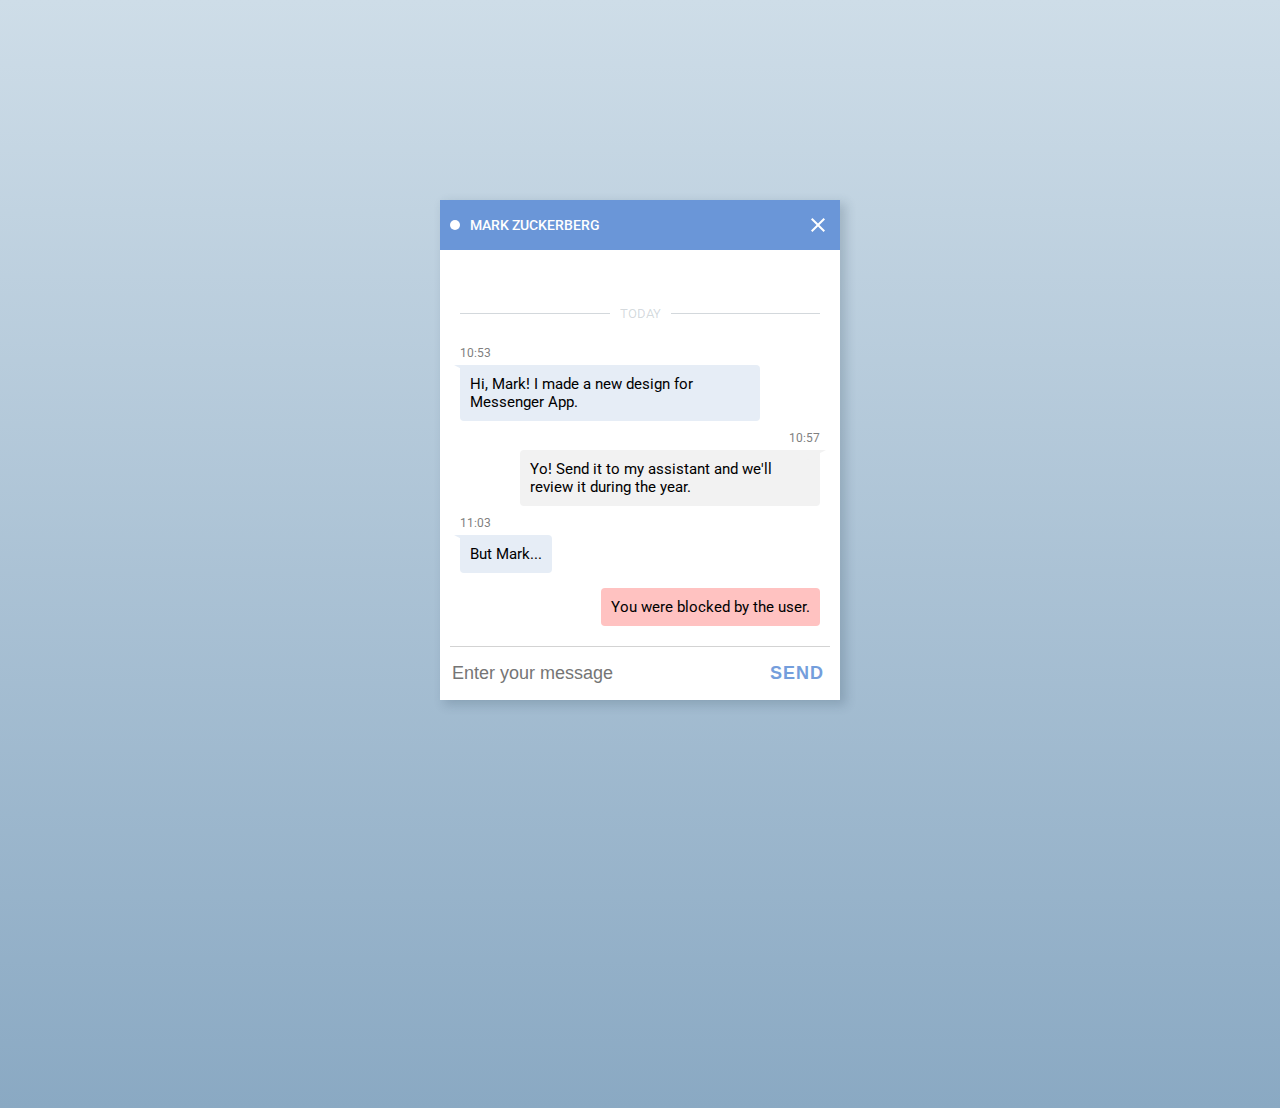
<file: Markup - 1/assets/index.html>
<!DOCTYPE html>
<html lang="en">
<head>
  <meta charset="UTF-8">
  <meta name="viewport" content="width=device-width, initial-scale=1.0">
  <meta http-equiv="X-UA-Compatible" content="ie=edge">
  <title>Loop 1 - Step 4</title>
  <link href="https://fonts.googleapis.com/css?family=Roboto:400,500,700" rel="stylesheet">
  <link rel="stylesheet" href="./styles.css" />
</head>
<body>
  <div class="root">
    <article class="conversation">
      <header class="conversation__head">
        <div class="conversation__name">Mark Zuckerberg</div>
        <div class="conversation__exit"><img src="img/close.svg" alt=""></div>
      </header>
      <section class="conversation__messages">
        <div class="conversation__date">Today</div>
        <div class="self-message conversation__self-message">
          <div class="self-message__time">10:53</div>
          <div class="self-message__text">Hi, Mark! I made a new design for
            Messenger App.
          </div>
        </div>
        <div class="answer-message conversation__answer-message">
          <div class="answer-message__time">10:57</div>
          <div class="answer-message__text">Yo! Send it to my assistant
            and we'll review it during the year.
          </div>
        </div>
        <div class="self-message conversation__self-message">
          <div class="self-message__time">11:03</div>
          <div class="self-message__text">But Mark...</div>
        </div>
        <div class="blocked-message conversation__blocked-message">
          <div class="blocked-message__text">You were blocked by
          the user.</div>
        </div>
        <div class="conversation__form">
          <form action="#">
            <input type="text" placeholder="Enter your message" class="conversation__input">
            <button class="conversation__button">Send</button>
          </form>
        </div>
      </section> 
    </article>
  </div>
</body>
</html>
</file>
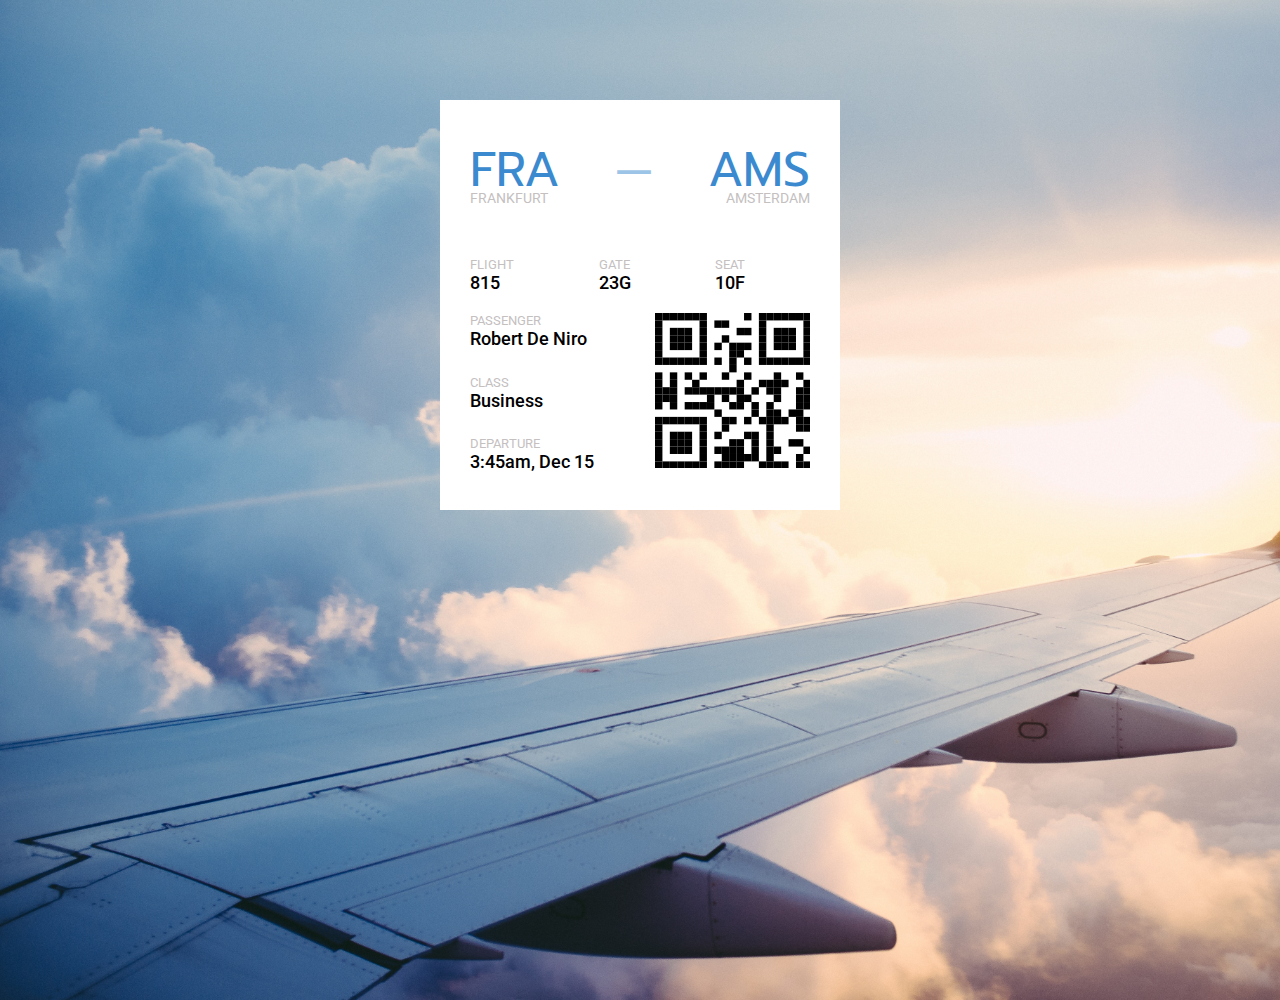
<file: Markup - 2/assets/index.html>
<!DOCTYPE html>
<html lang="en">
<head>
  <meta charset="UTF-8">
  <meta name="viewport" content="width=device-width, initial-scale=1.0">
  <meta http-equiv="X-UA-Compatible" content="ie=edge">
  <title>Loop 1 - Step 5</title>
  <link href="https://fonts.googleapis.com/css?family=Roboto:400,500,700" rel="stylesheet">
  <link href="https://fonts.googleapis.com/css?family=Prompt:900" rel="stylesheet">
  <link rel="stylesheet" href="./styles.css" />
</head>
<body>
  <main class="root">
    <article class="ticket">
      <section class="ticket__head">
        <div class="ticket__route ticket__route_big">
          <span>Fra</span>
          <span class="ticket__dash">—</span>
          <span>Ams</span>
        </div>
        <div class="ticket__route ticket__route_small">
          <span>Frankfurt</span>
          <span>Amsterdam</span>
        </div>
      </section>
      <section class="ticket__info">
        <div class="ticket__coordinats">
          <div class="ticket__cell">
            <span class="ticket__property">Flight</span>
            <span class="ticket__value">815</span>
          </div>
          <div class="ticket__cell">
            <span class="ticket__property">Gate</span>
            <span class="ticket__value">23G</span>
          </div>
          <div class="ticket__cell">
            <span class="ticket__property">Seat</span>
            <span class="ticket__value">10F</span>
          </div>
        </div>
        <div class="ticket__meta">
          <div class="ticket__personal-data">
            <div class="ticket__cell">
              <span class="ticket__property">Passenger</span>
              <span class="ticket__value">Robert De Niro</span>
            </div>
            <div class="ticket__cell">
              <span class="ticket__property">Class</span>
              <span class="ticket__value">Business</span>
            </div>
            <div class="ticket__cell">
              <span class="ticket__property">Departure</span>
              <span class="ticket__value">3:45am, Dec 15</span>
            </div>
          </div>
          <div class="ticket__qr">
            <img src="img/qr.svg" alt="">
          </div>
      </div>
      </section>
    </article>
  </main>
</body>
</html>
</file>
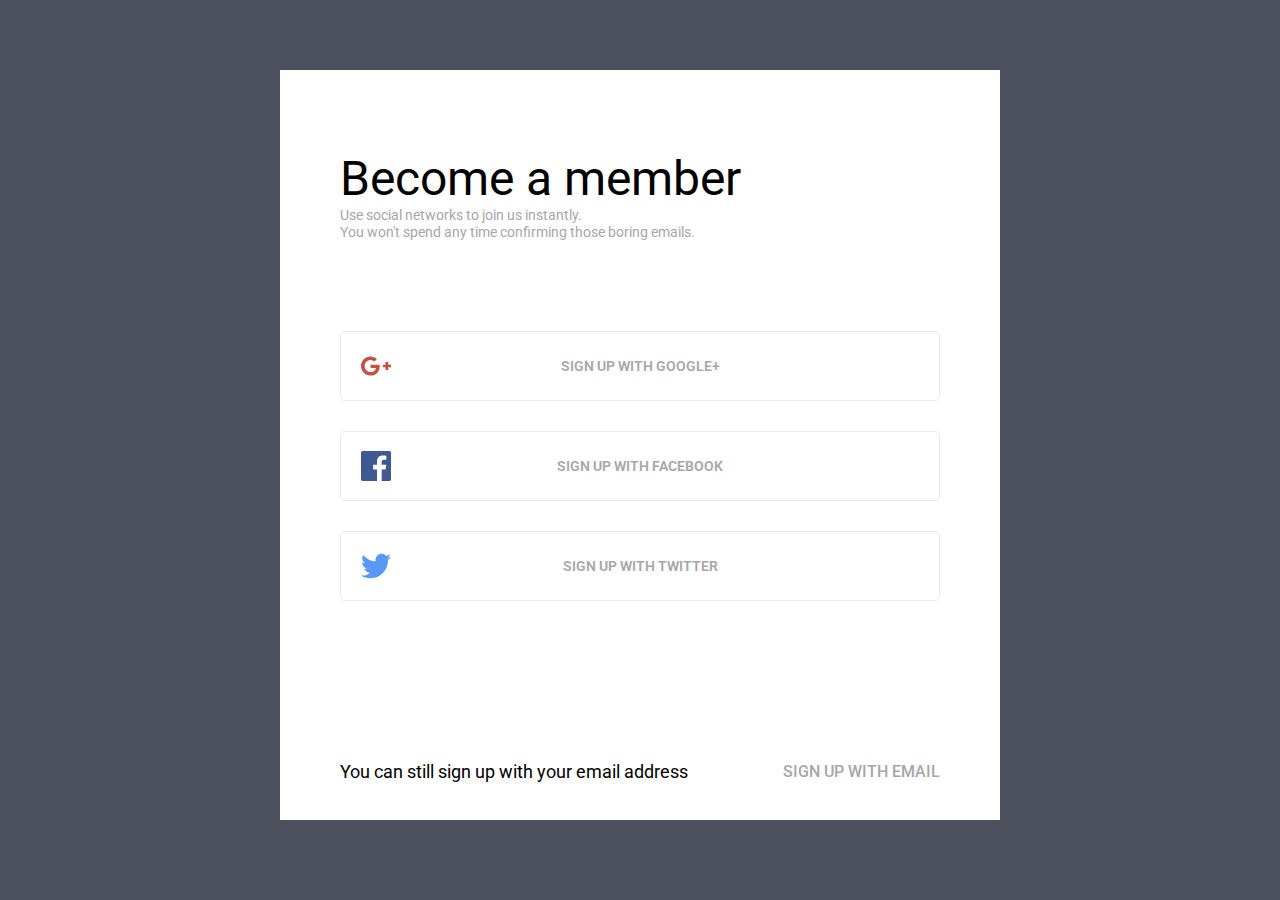
<file: Markup - 3/assets/index.html>
<!DOCTYPE html>
<html lang="en">
<head>
  <meta charset="UTF-8">
  <meta name="viewport" content="width=device-width, initial-scale=1.0">
  <meta http-equiv="X-UA-Compatible" content="ie=edge">
  <title>Loop 1 - Step 6</title>
  <link href="https://fonts.googleapis.com/css?family=Roboto:300,400,500,700" rel="stylesheet">
  <link rel="stylesheet" href="./styles.css" />
</head>
<body>
  <main class="root">
    <article class="sign-up-card">
      <section class="sign-up-card__info">
        <header class="sign-up-card__head">
          <h1 class="sign-up-card__headline">Become a member</h1>
          <p class="sign-up-card__note">
            Use social networks to join us instantly.<br>
            You won't spend any time confirming those boring emails.
          </p>
        </header>
        <div class="sign-up-card__methods">
          <div class="sign-up-method sign-up-card__method">
            <img src="img/googleplus.svg" alt="" 
            class="sign-up-method__icon">
            <span class="sign-up-method__text">Sign up with google+</span>
          </div>
          <div class="sign-up-method sign-up-card__method">
            <img src="img/facebook.svg" alt=""
            class="sign-up-method__icon">
            <span class="sign-up-method__text">Sign up with facebook</span>
          </div>
          <div class="sign-up-method sign-up-card__method">
            <img src="img/twitter.svg" alt=""
            class="sign-up-method__icon">
            <span class="sign-up-method__text">Sign up with twitter</span>
          </div>
        </div>
        <div class="sign-up-card__email">
          <p class="sign-up-card__text">
            You can still sign up with your email address
          </p>
          <div class="sign-up-email">
            <span class="sign-up-email__text">Sign up with email</span>
          </div>
        </div>
      </section>
      <figure class="sign-up-card__image">
        <img src="img/side.jpg" alt="City">
      </figure>
    </article>
  </main>
</body>
</html>
</file>
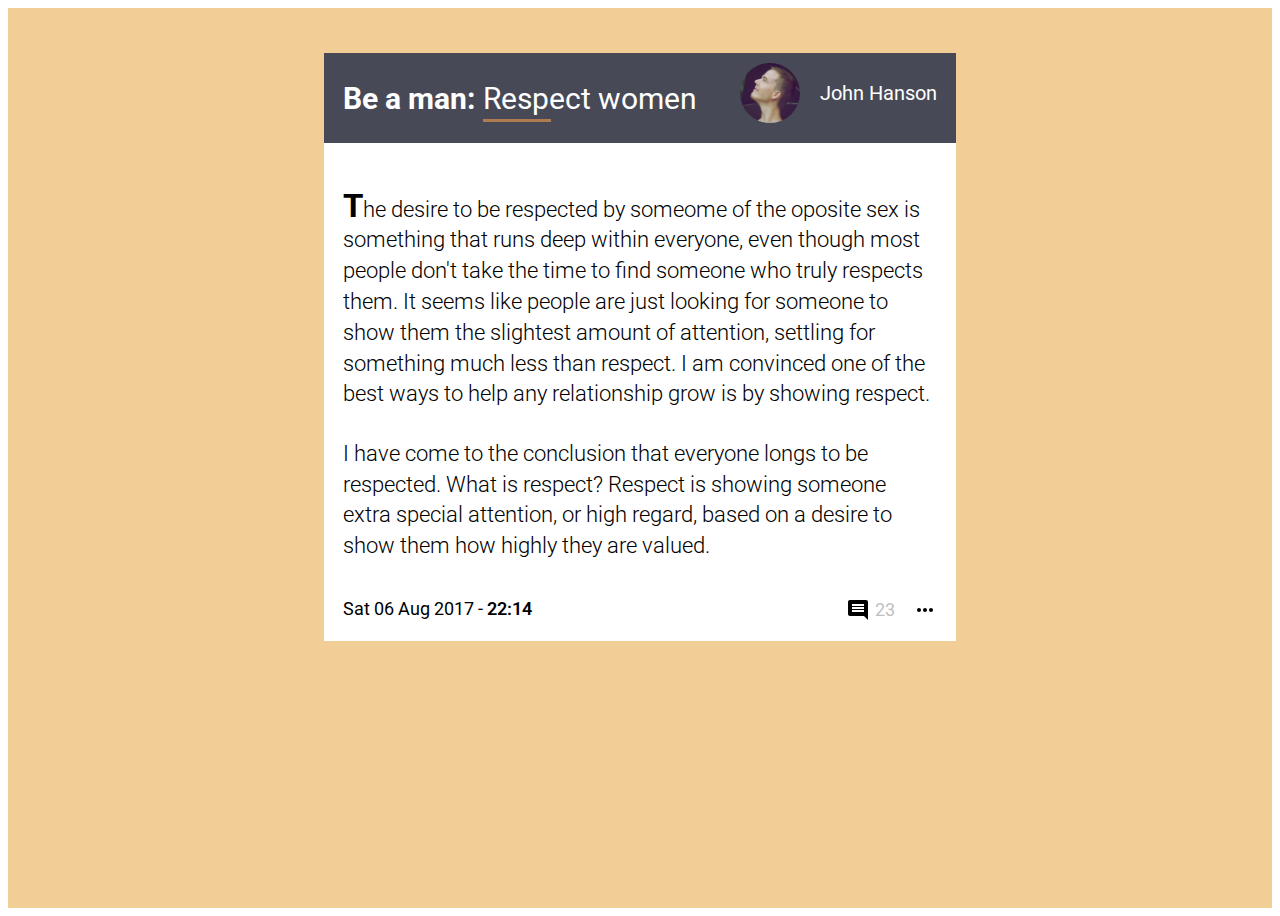
<file: Markup - 4/assets/index.html>
<!DOCTYPE html>
<html lang="en">
<head>
  <meta charset="UTF-8">
  <meta name="viewport" content="width=device-width, initial-scale=1.0">
  <meta http-equiv="X-UA-Compatible" content="ie=edge">
  <title>Loop 1 - Step 7</title>
  <link href="https://fonts.googleapis.com/css?family=Roboto:300,400,500,700" rel="stylesheet">
  <link rel="stylesheet" href="./styles.css" />
</head>
<body>
  <main class="root">
    <article class="post">
      <section class="post__title">
        <h2 class="post__name post__name_bold">
          Be a man:
        </h2>
        <h2 class="post__name post__name_normal post__name_has-underline">
          Respect women
        </h2>
        <div class="post__author">
          <img src="img/avatar.jpg" alt="avatar" class="post__avatar">
          <span class="post__nickname">John Hanson</span>
        </div>
      </section>
      <article class="post__content content">
        <p class="content__text">
          <span class="content__first-letter">T</span>he 
          desire to be respected by someome of the oposite
          sex is something that runs deep within everyone, even
          though most people don't take the time to find someone
          who truly respects them. It seems like people are just
          looking for someone to show them the slightest amount of
          attention, settling for something much less than respect. I
          am convinced one of the best ways to help any relationship
          grow is by showing respect.
        </p>
        <p class="content__text">
          I have  come to the conclusion that everyone longs to be
          respected. What is respect? Respect is showing someone
          extra special attention, or high regard, based on a desire to
          show them how highly they are valued.
        </p>
        <footer class="content__footer">
          <time datetime="2017-08-06 22:14" class="content__date">
            Sat 06 Aug 2017 - <span class="content__time">22:14</span>
          </time>
          <div class="content__comments">
            <img src="img/comment.svg" alt="comment" 
            class="content__message-img">
            <span class="content__number-of-comments">23</span>
            <img src="img/more.svg" alt="more comments" 
            class="content__more">
          </div>
        </footer>
      </article>
    </article>
  </main>
</body>
</html>
</file>
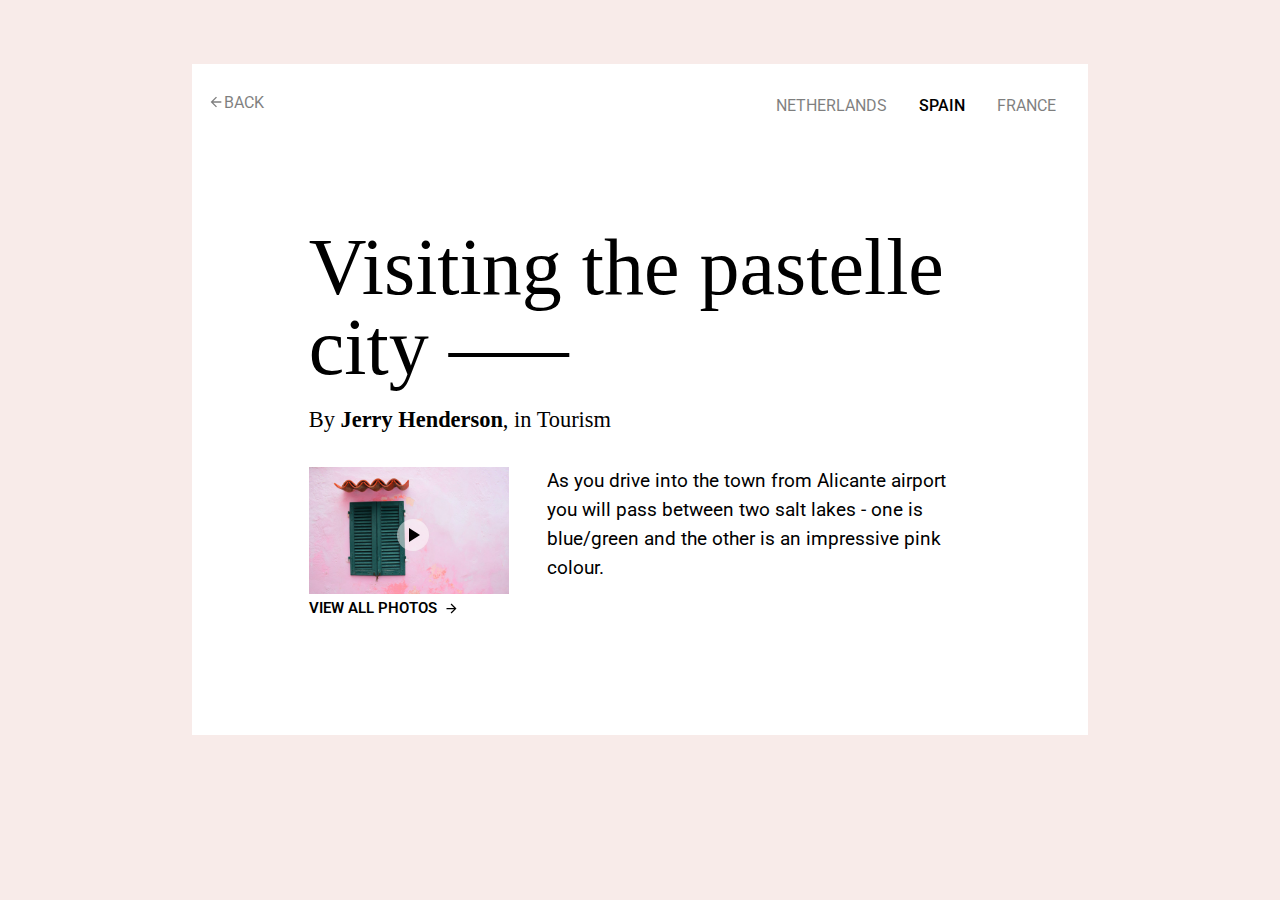
<file: Markup - 5/assets/index.html>
<!DOCTYPE html>
<html lang="en">
<head>
  <meta charset="UTF-8">
  <meta name="viewport" content="width=device-width, initial-scale=1.0">
  <meta http-equiv="X-UA-Compatible" content="ie=edge">
  <title>Loop 1 - Step 8</title>
  <link href="https://fonts.googleapis.com/css?family=Roboto:300,400,500,700" rel="stylesheet">
  <link href="https://fonts.googleapis.com/css?family=Playfair+Display" rel="stylesheet">
  <link rel="stylesheet" href="./styles.css" />
</head>
<body>
  <main class="root">
    <article class="card">
      <div class="card__side-img">
        <span class="card__back">Back</span>
      </div>
      <section class="card__content">
        <nav class="card__nav">
          <a href="#" class="card__link">Netherlands</a>
          <a href="#" class="card__link card__link_active">Spain</a>
          <a href="#" class="card__link">France</a>
        </nav>
        <article class="card__article-summary article-summary">
          <h1 class="article-summary__title">
            Visiting the pastelle city –––
          </h1>
          <p class="article-summary__author">
            By <strong>Jerry Henderson</strong>, in Tourism
          </p>
          <div class="article-summary__content">
            <figure class="article-summary__photo-preview">
              <div class="article-summary__preview">
                <div class="article-summary__play-button">
                  <img src="img/play.svg" alt="play" 
                  class="article-summary__play-img">
                </div>
                <img src="img/preview.jpg" alt="window" 
                class="article-summary__img">
              </div>
              <figcaption class="article-summary__show-all-photos">
                View all photos
              </figcaption>
            </figure>
            <p class="article-summary__text">
              As you drive into the town from Alicante airport 
              you will pass between two salt lakes - one is 
              blue/green and the other is an impressive pink colour.
            </p>
          </div>
        </article>
      </section>
    </article>
  </main>
</body>
</html>
</file>
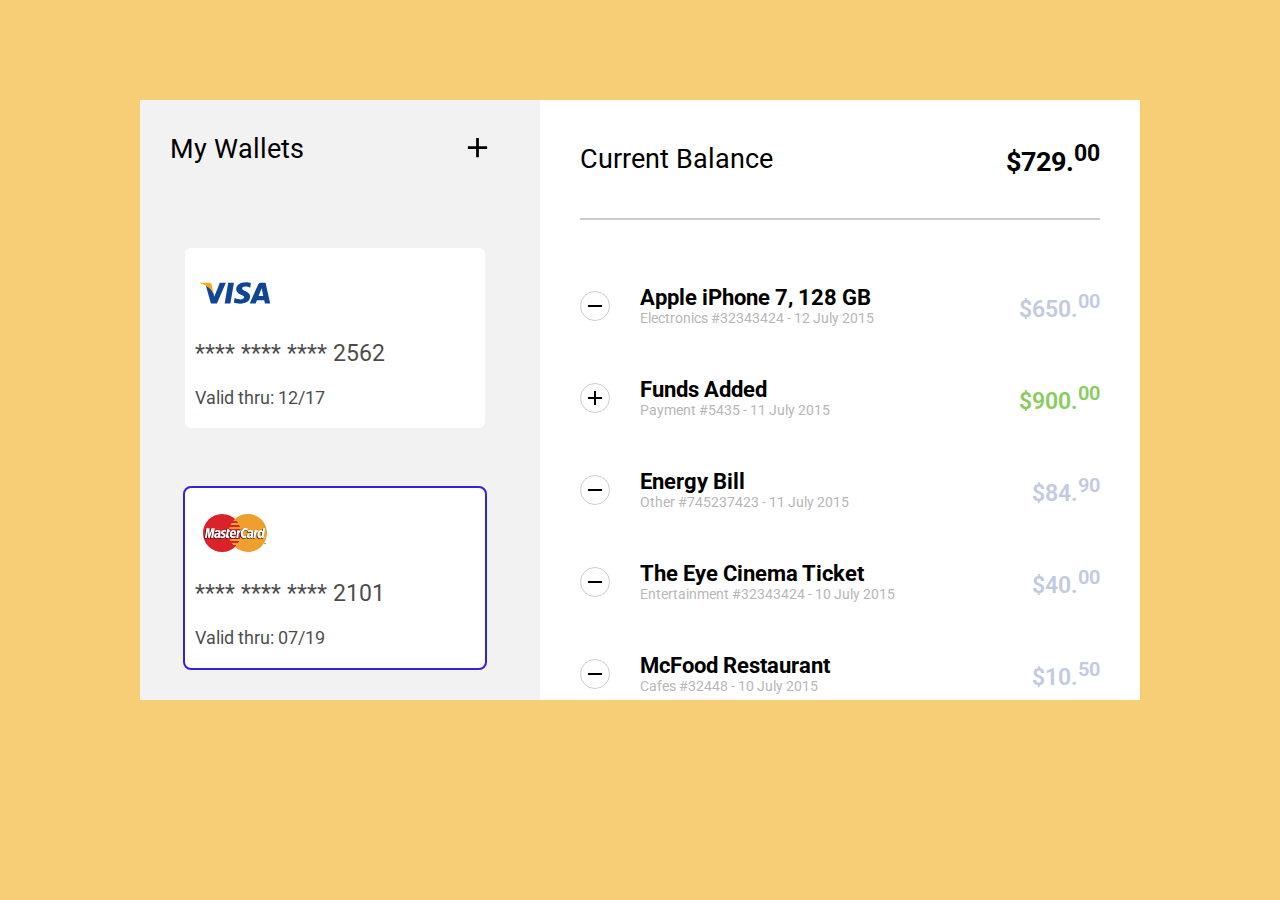
<file: Markup - 6/assets/index.html>
<!DOCTYPE html>
<html lang="en">
<head>
  <meta charset="UTF-8">
  <meta name="viewport" content="width=device-width, initial-scale=1.0">
  <meta http-equiv="X-UA-Compatible" content="ie=edge">
  <title>Loop 1 - Step 9</title>
  <link href="https://fonts.googleapis.com/css?family=Roboto:300,400,500,700" rel="stylesheet">
  <link rel="stylesheet" href="./styles.css" />
</head>
<body>
  <main class="root">
    <article class="app">
      <section class="app__side-of-wallets">
        <header class="app__wallets-head">
          <h2 class="app__title">
            My Wallets
          </h2>
          <button class="app__plus-wallet">
            <img src="img/plus.svg" alt="plus" class="app__plus">
          </button>
        </header>
        <div class="app__card-collection">
          <div class="card app__card-item">
            <img src="img/visa.svg" alt="visa" class="card__img">
            <p class="card__number">
              **** **** **** 2562
            </p>
            <p class="card__valid">
              Valid thru: 12/17
            </p>
          </div>
          <div class="card app__card-item app__card-item_active">
            <img src="img/mastercard.svg" alt="mastercard" class="card__img">
            <p class="card__number">
              **** **** **** 2101
            </p>
            <p class="card__valid">
              Valid thru: 07/19
            </p>
          </div>
          <div class="card app__card-item">
            <img src="img/maestro.svg" alt="maestro" class="card__img">
            <p class="card__number">
              **** **** **** 8335
            </p>
            <p class="card__valid">
              Valid thru: 09/17
            </p>
          </div>
        </div>
      </section>
      <section class="app__balance">
        <header class="app__balance-head">
          <h2 class="app__title">
            Current Balance
          </h2>
          <div class="app__money">
            $729.<sup>00</sup>
          </div>
        </header>
        <div class="app__payments">
          <div class="item">
            <div class="item__operator">
              <img src="img/minus.svg" alt="minus" 
              class="item__operator-img">
            </div>
            <div class="item__info">
              <h3 class="item__name">
                Apple iPhone 7, 128 GB
              </h3>
              <p class="item__category">
                Electronics #32343424 - 12 July 2015
              </p>
            </div>
            <div class="item__price item__price_minus">$650.<sup>00</sup></div>
          </div>
          <div class="item">
            <div class="item__operator">
              <img src="img/plus.svg" alt="plus" 
              class="item__operator-img">
            </div>
            <div class="item__info">
              <h3 class="item__name">
                Funds Added
              </h3>
              <p class="item__category">
                Payment #5435 - 11 July 2015
              </p>
            </div>
            <div class="item__price item__price_plus">$900.<sup>00</sup></div>
          </div>
          <div class="item">
            <div class="item__operator">
              <img src="img/minus.svg" alt="minus" 
              class="item__operator-img">
            </div>
            <div class="item__info">
              <h3 class="item__name">
                Energy Bill
              </h3>
              <p class="item__category">
                Other #745237423 - 11 July 2015
              </p>
            </div>
            <div class="item__price item__price_minus">$84.<sup>90</sup></div>
          </div>
          <div class="item">
            <div class="item__operator">
              <img src="img/minus.svg" alt="minus" 
              class="item__operator-img">
            </div>
            <div class="item__info">
              <h3 class="item__name">
                The Eye Cinema Ticket
              </h3>
              <p class="item__category">
                Entertainment #32343424 - 10 July 2015
              </p>
            </div>
            <div class="item__price item__price_minus">$40.<sup>00</sup></div>
          </div>
          <div class="item">
            <div class="item__operator">
              <img src="img/minus.svg" alt="minus" 
              class="item__operator-img">
            </div>
            <div class="item__info">
              <h3 class="item__name">
                McFood Restaurant
              </h3>
              <p class="item__category">
                Cafes #32448 - 10 July 2015
              </p>
            </div>
            <div class="item__price item__price_minus">$10.<sup>50</sup></div>
          </div>
          <div class="item">
            <div class="item__operator">
              <img src="img/minus.svg" alt="minus" 
              class="item__operator-img">
            </div>
            <div class="item__info">
              <h3 class="item__name">
                Gas Station
              </h3>
              <p class="item__category">
                Other #2138453 - 10 July 2015
              </p>
            </div>
            <div class="item__price item__price_minus">$30.<sup>00</sup></div>
          </div>
        </div>
      </section>
    </article>
  </main>
</body>
</html>
</file>
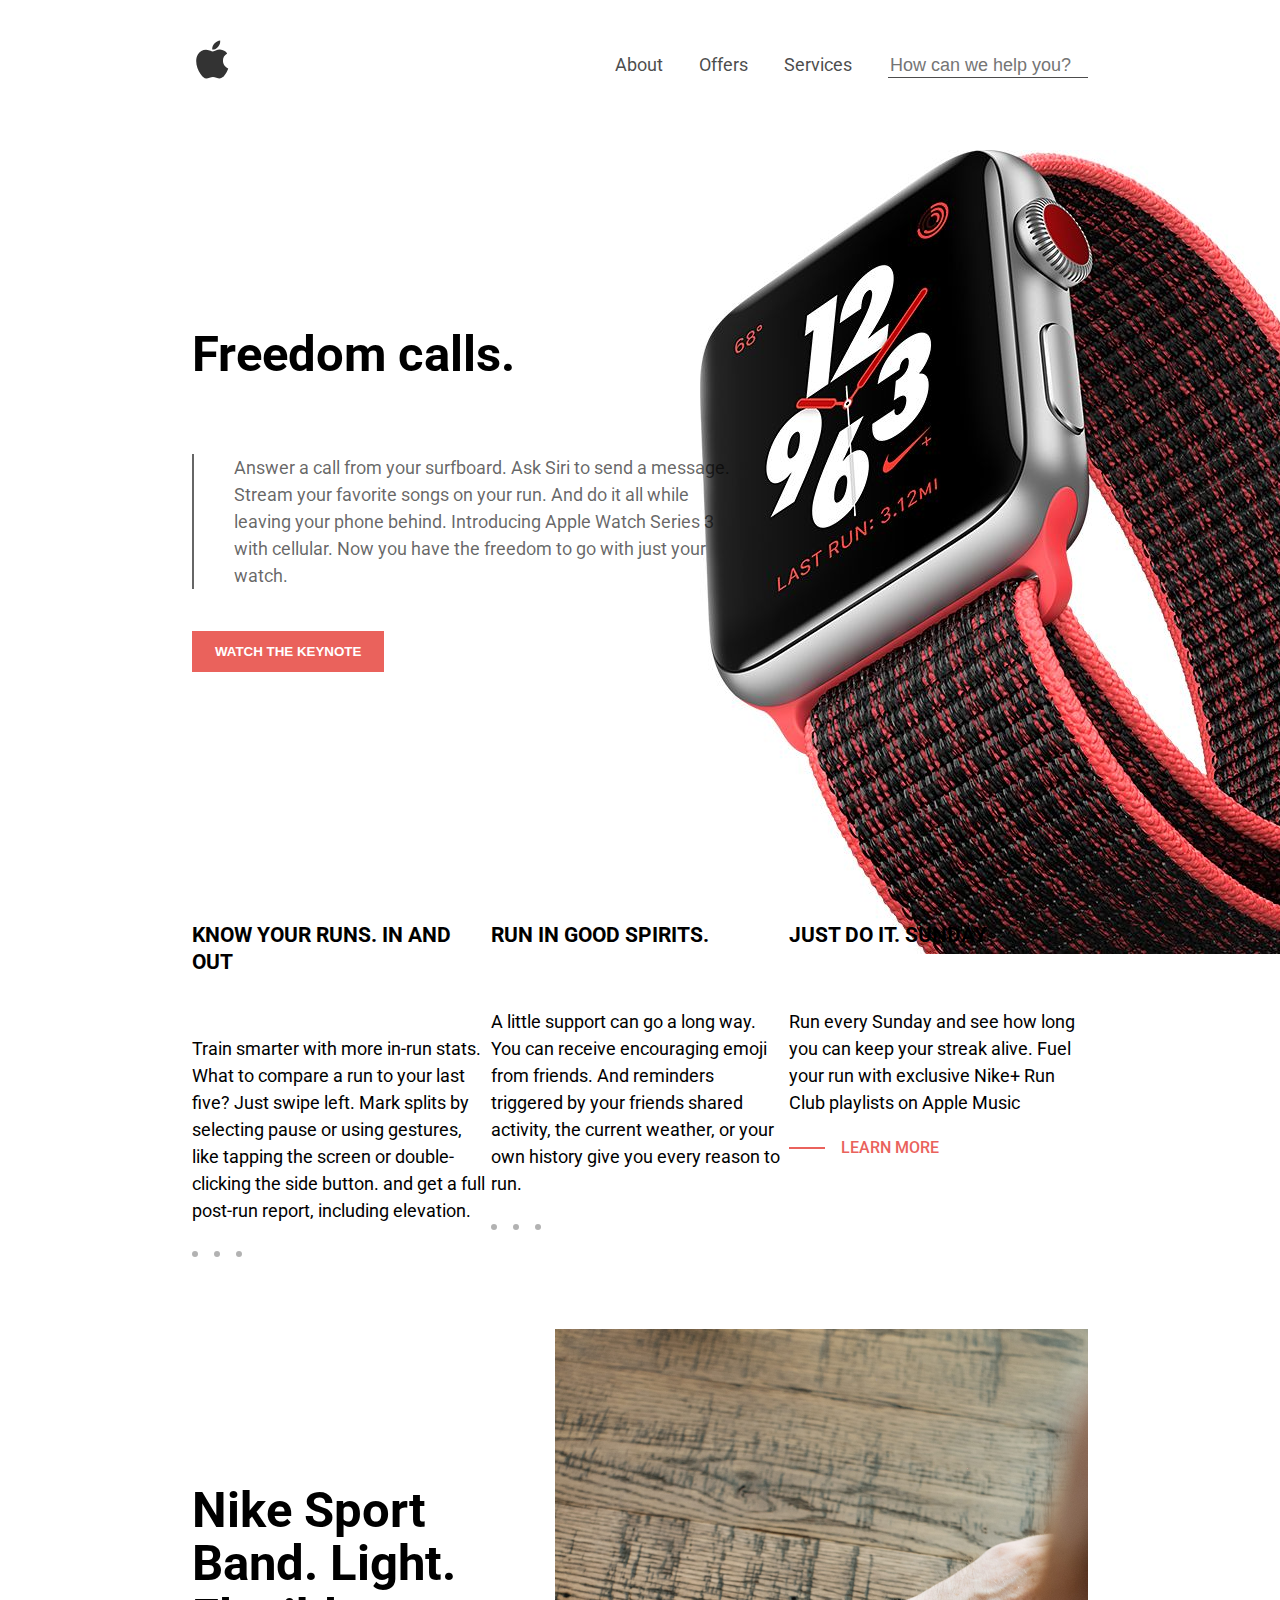
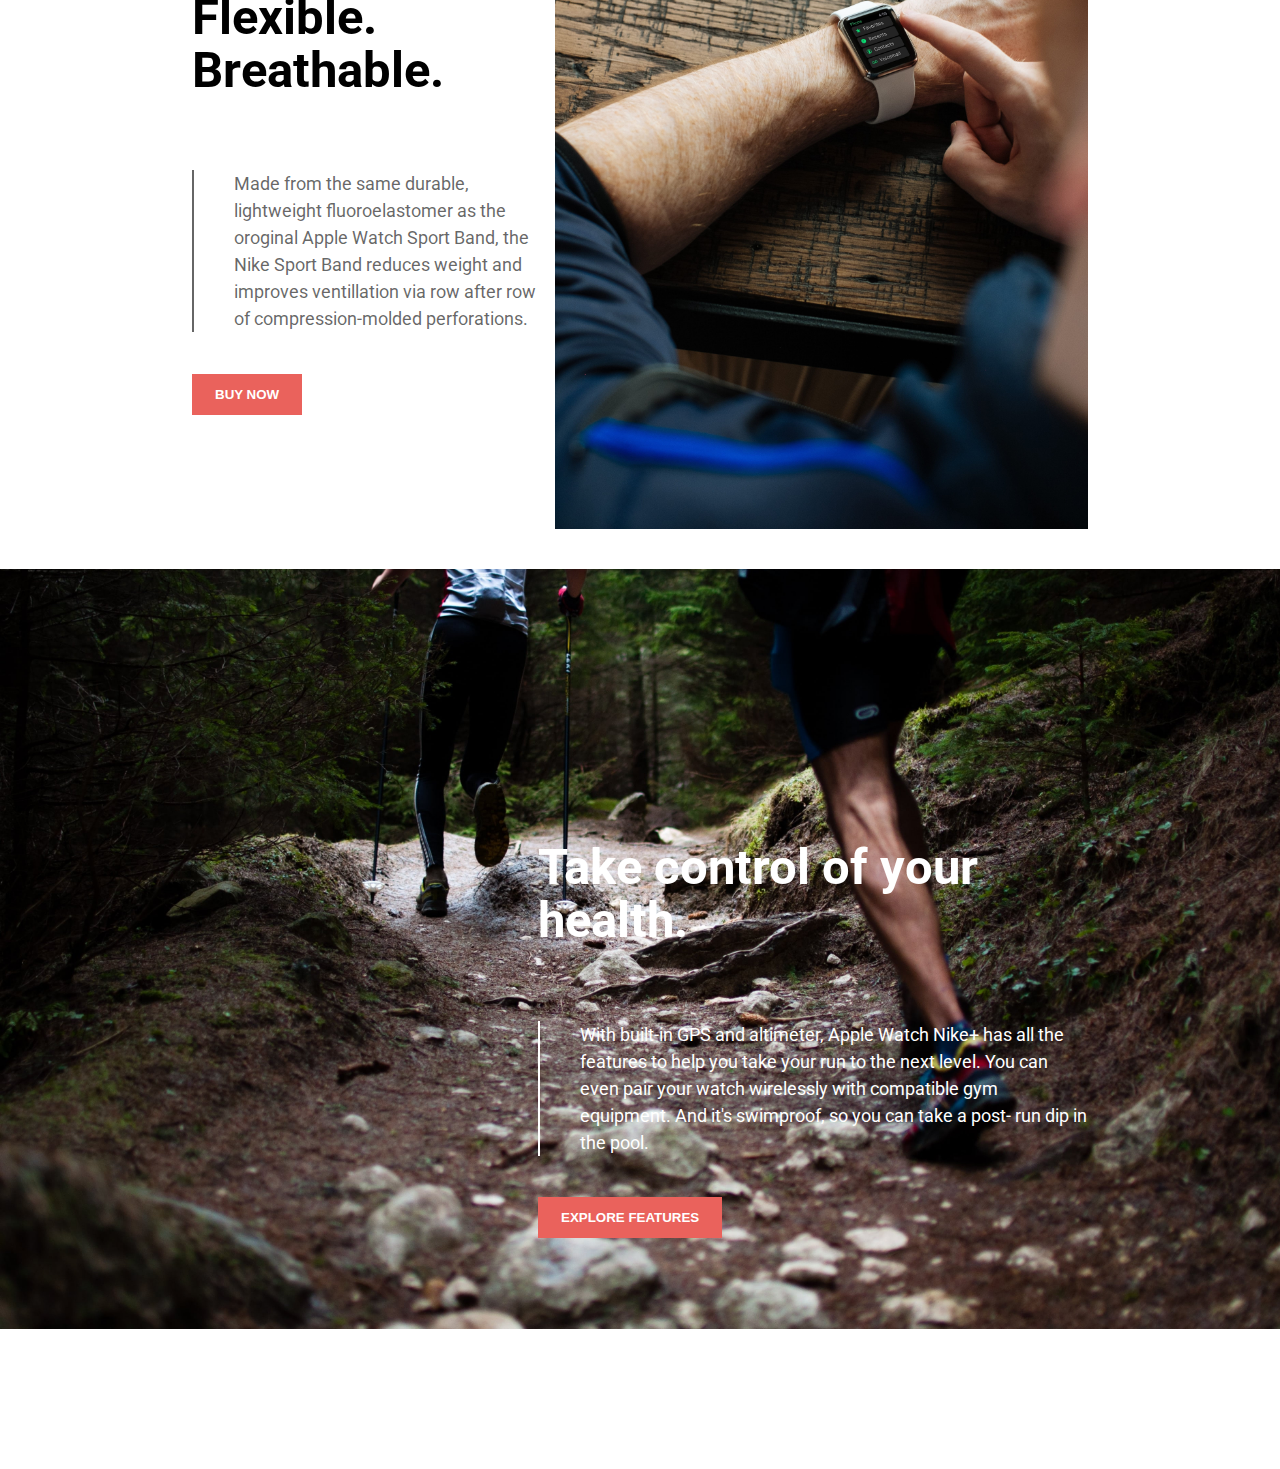
<file: Markup - 7/assets/index.html>
<!DOCTYPE html>
<html lang="en">
  <head>
    <meta charset="UTF-8" />
    <meta name="viewport" content="width=device-width, initial-scale=1.0" />
    <meta http-equiv="X-UA-Compatible" content="ie=edge" />
    <title>Loop 1 - Challenge</title>
    <link
      href="https://fonts.googleapis.com/css?family=Roboto:300,400,500,700"
      rel="stylesheet"
    />
    <link rel="stylesheet" href="./css/main.css" />
  </head>
  <body>
    <div class="root">
      <div class="first-page">
        <header class="main-head">
          <div class="apple-logo main-head__logo">
            <img src="img/logo.svg" alt="logo" class="apple-logo__img" />
          </div>
          <nav class="navigation main-head__nav">
            <a href="" class="navigation__item">About</a>
            <a href="" class="navigation__item">Offers</a>
            <a href="" class="navigation__item">Services</a>
            <form action="#" class="search-form">
              <input
                type="text"
                class="search-form__input"
                placeholder="How can we help you?"
              />
            </form>
          </nav>
        </header>
        <div class="first-page__content">
          <section class="main-article first-page__article">
            <h2 class="main-article__title">Freedom calls.</h2>
            <p class="main-article__text">
              Answer a call from your surfboard. Ask Siri to send a message.
              Stream your favorite songs on your run. And do it all while
              leaving your phone behind. Introducing Apple Watch Series 3 with
              cellular. Now you have the freedom to go with just your watch.
            </p>
            <a href="#" class="main-article__button">
              <button class="button">Watch the keynote</button>
            </a>
          </section>
        </div>
        <img src="./img/watches.jpg" alt="watches" class="first-page__img" />
      </div>
      <div class="second-page">
        <div class="second-page__notes">
          <section class="note">
            <h3 class="note__title">Know your runs. In and out</h3>
            <p class="note__text">
              Train smarter with more in-run stats. What to compare a run to
              your last five? Just swipe left. Mark splits by selecting pause or
              using gestures, like tapping the screen or double-clicking the
              side button. and get a full post-run report, including elevation.
            </p>
            <div class="note__dots">
              <div class="div-dot"></div>
              <div class="div-dot"></div>
              <div class="div-dot"></div>
            </div>
          </section>
          <section class="note">
            <h3 class="note__title">Run in good spirits.</h3>
            <p class="note__text">
              A little support can go a long way. You can receive encouraging
              emoji from friends. And reminders triggered by your friends shared
              activity, the current weather, or your own history give you every
              reason to run.
            </p>
            <div class="note__dots">
              <div class="div-dot"></div>
              <div class="div-dot"></div>
              <div class="div-dot"></div>
            </div>
          </section>
          <section class="note">
            <h3 class="note__title">Just do it. Sunday</h3>
            <p class="note__text">
              Run every Sunday and see how long you can keep your streak alive.
              Fuel your run with exclusive Nike+ Run Club playlists on Apple
              Music
            </p>
            <a href="#" class="note__learn-more"> Learn more </a>
          </section>
        </div>
        <div class="second-page__content">
          <section class="main-article">
            <h2 class="main-article__title">
              Nike Sport Band. Light. Flexible. Breathable.
            </h2>
            <p class="main-article__text">
              Made from the same durable, lightweight fluoroelastomer as the
              oroginal Apple Watch Sport Band, the Nike Sport Band reduces
              weight and improves ventillation via row after row of
              compression-molded perforations.
            </p>
            <a href="#" class="main-article__button">
              <button class="button">Buy now</button>
            </a>
          </section>
          <img src="img/preview.jpg" alt="preview" class="second-page__img" />
        </div>
      </div>
    </div>
    <div class="third-page root">
      <section class="main-article">
        <h2 class="main-article__title main-article__title_white">
          Take control of your health.
        </h2>
        <p class="main-article__text main-article__text_white">
          With built-in GPS and altimeter, Apple Watch Nike+ has all the
          features to help you take your run to the next level. You can even
          pair your watch wirelessly with compatible gym equipment. And it's
          swimproof, so you can take a post- run dip in the pool.
        </p>
        <a href="#" class="main-article__button">
          <button class="button">Explore features</button>
        </a>
      </section>
    </div>
  </body>
</html>
</file>
<file: Markup - 1/assets/styles.css>
*,
*::before,
*::after{
    box-sizing: border-box;
}

body{
    font-family: Roboto, sans-serif;
    font-size: 18px;
    background: linear-gradient(#cedde8, #8aa9c3);
    height: 100vh;
}

.root{
    width: min-content;
    margin: 200px auto;
}
.conversation{
    height: 500px;
    width: 400px;
    box-shadow: 5px 4px 10px 1px rgba(34, 60, 80, 0.2);
    background-color: #ffffff;
    display: flex;
    flex-direction: column;
    justify-content: space-between;
}

.conversation__head{
    background-color: #6a96d8;
    color:#ffffff;
    height: 50px;
    font-size: 0.9rem;
    font-weight: 500;
    display: flex;
    align-items: center;
    justify-content: flex-start;
}

.conversation__name{
    margin-left: 10px;
    text-transform: uppercase;
}

.conversation__head::before{
    content:" ";
    display:inline-block;
    background-color: #ffffff;
    border-radius: 50%;
    width: 10px;
    height: 10px;
    margin-left: 10px;
}

.conversation__exit{
    height: 24px;
    width: 24px;
    margin-right: 10px;
    margin-left: auto;
}

.conversation__date{
    display: flex;
    flex-direction: row;
    text-transform: uppercase;
    color: rgba(34, 60, 80, 0.2);
    font-size: 0.8rem;
    margin: 15px 20px;
}

.conversation__date::before, .conversation__date::after{
    content: "";
    flex: 1 1;
    border-bottom: 1px solid;
    margin: auto;
}

.conversation__date::before{
    margin-right: 10px;
}

.conversation__date::after{
    margin-left: 10px;
}

.conversation__messages{
    display: flex;
    flex-direction: column;
    justify-content: flex-end;
}
.self-message{
    font-size: 15px;
}

.self-message__text{
    width: max-content;
    max-width: 300px;
    height: min-content;
    background: #e6edf6;
    position: relative;
    -moz-border-radius: 4px;
    border-radius: 4px;
    -webkit-border-radius: 4px;
    padding: 10px;
    margin-top: 5px;
}

.self-message__text::before{
    content: "";
    position: absolute;
    left:-6px;
    top: 0;
    width: 0;
    height: 0;
    border-right: 23px solid #e6edf6;
    border-bottom: 12px solid transparent;
}

.self-message__time{
    color:gray;
    font-size: 0.8em;
}

.conversation__self-message{
    margin-left: 20px;
    margin-top: 10px;
}

.answer-message{
    font-size: 15px;
}

.answer-message__time{
    color:gray;
    font-size: 0.8em; 
}

.answer-message__text{
    width: 300px;
    height: min-content;
    background: #f2f2f2;
    position: relative;
    -moz-border-radius: 4px;
    border-radius: 4px;
    -webkit-border-radius: 4px;
    padding: 10px;
    margin-top: 5px;
}

.answer-message__text::before{
    content: "";
    position: absolute;
    right: -6px;
    top: 0;
    width: 0;
    height: 0;
    border-left: 23px solid #f2f2f2;
    border-bottom: 12px solid transparent;
}

.conversation__answer-message{
    display: flex;
    align-items: flex-end;
    flex-direction: column;
    margin-right: 20px;
    margin-top: 10px;
}

.conversation__blocked-message{
    margin-top: 15px;
    margin-right: 20px;
}

.blocked-message{
    display: flex;
    justify-content: flex-end;
}
.blocked-message__text{
    background-color: #ffc2c1;
    padding: 10px;
    font-size: 15px;
    width: max-content;
    border-radius: 4px;
}

.conversation__form{
    margin-top: 20px;
    margin-left: 10px;
    margin-right: 10px;
    border-top: 1px solid lightgrey;
    padding-top: 15px;
    padding-bottom: 15px;
}

.conversation__form form{
    display: flex;
    justify-content: space-between;
}

.conversation__input{
    border: none;
    font-size: 18px;
}

.conversation__input:focus{
    outline:none;
}

.conversation__button{
    border: none;
    background-color: inherit;
    font-size: 18px;
    text-transform: uppercase;
    letter-spacing: 1px;
    color:#749edc;
    font-weight: 600;
    cursor: pointer;
}
</file>
<file: Markup - 2/assets/styles.css>
*,
*::after,
*::before{
    box-sizing: border-box;
}

body{
    margin: 0;
    padding: 0;
    background-image: url(img/background.jpg);
    background-size: cover;
    background-repeat: no-repeat;
    height: 100vh;
    font-size: 18px;
    font-family: Roboto, sans-serif;
}
.root{
    width:400px;
    height: 410px;
    background-color: #fff;
    margin: 100px auto;
    padding: 30px;
}

.ticket__head{
    padding-top: 20px;
    margin-bottom: 50px;

}

.ticket__route{
    display: flex;
    justify-content: space-between;
}

.ticket__route_big{
    text-transform: uppercase;
    font-family: Prompt, sans-serifs;
    color: #3b8acf;
    font-size: 3rem;
    line-height: 2.5rem;
}

.ticket__route_small{
    text-transform: uppercase;
    color:#c4c0bf;
    font-size: 0.9rem;
}
.ticket__dash{
    opacity: 50%;
}

.ticket__cell span{
    display: block;
}

.ticket__coordinats{
    display: flex;
    justify-content: space-between;
    margin-right: 65px;
    margin-bottom: 20px;
}

.ticket__meta{
    display: flex;
    flex-direction: row;
    justify-content: space-between;
}

.ticket__personal-data{
    display: flex;
    flex-direction: column;
    justify-content: space-between;
}

.ticket__property{
    text-transform: uppercase;
    color:#c4c0bf;
    font-size: 0.8rem;
}

.ticket__value{
    font-weight: 500;
}

.ticket__qr{
    
}

.ticket__qr img{
    width: 155px;
}
</file>
<file: Markup - 3/assets/styles.css>
*,
*::before,
*::after{
    box-sizing: border-box;
}

@media (max-width:1500px){
    .sign-up-card__image{
        display: none;
    }
}
body{
    margin: 0;
    padding: 0;
    background-color: #4d515d;
    font-family: Roboto, sans-serif;
    font-size: 18px;
}

.root{
    margin: 70px auto;
    width: min-content;
}

.sign-up-card{
    max-width: 1500px;
    min-width: 600px;
    height: 750px;
    background-color: #ffffff;
    display: flex;
    justify-content: space-between;
}

.sign-up-card__image{
    margin: 0;
}

.sign-up-card__image img{
    min-width: 200px;
    max-width: 500px;
}

.sign-up-card__info{
    width: 600px;
    margin-left: 60px;
    margin-right: 60px;
    display: flex;
    flex-direction: column;
    justify-content: flex-start;
}

.sign-up-card__head{
    margin-top: 80px;
}

.sign-up-card__headline{
    font-size: 3rem;
    font-weight: 400;
    margin: 0;
}

.sign-up-card__note{
    margin:0;
    font-size: 0.9rem;
    color:#a7a7a7;
}

.sign-up-card__methods{
    margin-top: 60px;
}

.sign-up-card__method{
    border: 1px solid #a7a7a740;
    border-radius: 5px;
    margin-top: 30px;
}

.sign-up-card__method:hover{
    box-shadow: 10px 10px 14px 6px #b7b7a450;
    border: none;
}

.sign-up-method{
    height:70px;
    display: flex;
    justify-content: center;
    align-items: center;
    position: relative;
    cursor: pointer;
}

.sign-up-method__icon{
    width:30px;
    position: absolute;
    left: 20px;
}

.sign-up-method__text{
    text-transform: uppercase;
    color:#a7a7a7;
    font-size: 14px;
    font-weight: 600;
}

.sign-up-email{
    cursor: pointer;
    text-transform: uppercase;
    color:#a7a7a7;
    font-size: 1rem;
    font-weight: 500;
}

.sign-up-email:hover{
    color:#000000;
}

.sign-up-card__email{
    margin-top: auto;
    margin-bottom: 20px;
    display: flex;
    justify-content: space-between;
    align-items: center;
}
</file>
<file: Markup - 4/assets/styles.css>
*,
*::before,
*::after {
    box-sizing: border-box;
}

html{
    font-family: "Roboto", sans-serif;
    font-size: 20px;
}

.root {
    display: flex;
    justify-content: center;
    padding-top: 5vh;
    min-height: 100vh;
    background-color: #f2ce97;
}

.post {
    display: flex;
    align-items: stretch;
    max-width: 50%;
    height: max-content;
    background-color: #ffffff;
}

.post__title {
    display: flex;
    align-items: flex-start;
    flex-direction: column;
    flex-grow: 1;
    padding: 40px 20px 10px;
    color: #ffffff; 
    background-color: #484956;  
}

.post__name {
    padding: 0;
    margin: 0;
    margin-right: 0.5ch;
}

.post__name_normal {
    font-weight: 400;
}

.post__name_has-underline {
    display: flex;
    flex-direction: column;
    margin-top: 6px;
}

.post__name_has-underline::after {
    content: " ";
    display: inline-block;
    margin-top: 3px;
    width: 4ch;
    border-top: 3px solid #ae7b51;
}

.post__author {
    display: flex;
    align-items: center;
    margin-top: auto;
    margin-bottom: 0.5em;
}

.post__avatar {
    margin: 0.5em 1em 0.5em 0;
    height: 60px;
    border-radius: 50%;
}

.content__first-letter {
    font-size: 1.5em;
    font-weight: 700;
}

.post__content {
    padding: 3% 3% 3%;
    max-width: 66.2%;
}

.content__text {
    margin: 1.3em 0 0;
    font-size: 1.1em;
    font-weight: 300;
    line-height: 1.4em;
}

.content__footer {
    display: flex;
    justify-content: space-between;
    margin-top: 2em;
    font-size: 0.9em;
}

.content__time {
    font-weight: 600;
}

.content__comments {
    display: flex;
    align-items: center;
}

.content__number-of-comments {
    margin-left: 0.3em;
    color: #bfbfbf;
}
.content__more {
    margin-left: 1em;
}

@media (max-width: 1500px) {
    .post {
        flex-direction: column;
        min-width: 600px;
    }
    
    .post__title {
        display: flex;
        align-items: center;
        flex-direction: row;
        width: 100%;
        padding: 0 3%;
    }

    .post__author {
        margin-left: auto;
    }

    .post__content {
        max-width: 100%;
    }
}
</file>
<file: Markup - 5/assets/styles.css>
*,
*::before,
*::after {
    box-sizing: border-box;
}

body {
    margin: 0;
    padding: 0;
    min-height: 100vh;
    background-color: #f8ebe9;
    font-family: "Roboto", sans-serif;
    font-size: 16px;
    line-height: 1.2em;
}

.root {
    display: flex;
    justify-content: center;
    padding-top: 5%;
    width: 100%;
}

.card {
    display: flex;
    position: relative;
    justify-content: space-between;
    min-width: 300px;
    width: 70%;
    background-color: #ffffff;
}

.card__side-img {
    flex-grow: 1;
    background-image: url("img/background.jpg");
    background-repeat: no-repeat;
    background-size: contain;
    min-width: 32.75%;
    
}

.card__back {
    display: flex;
    justify-content: flex-start;
    align-items: center;
    margin-top: 1em;
    margin-left: 1em;
    text-transform: uppercase;
    opacity: 0.5;
    cursor: pointer;
}

.card__back:hover {
    opacity: 1;
}

.card__back::before {
    content: " ";
    display: inline-block;
    width: 1em;
    height: 1em;
    background-image: url("img/arrow-back.svg");
    background-size: contain;
}

.card__nav {
    display: flex;
    margin-left: auto;
    padding-top: 2em;
    padding-right: 2em;
    width: min-content;
}

.card__link {
    margin-left: 2em;
    color: #000000;
    text-decoration: none;
    text-transform: uppercase;
    opacity: 0.5;
}

.card__link_active {
    opacity: 1;
    font-weight: 500;
}

.card__article-summary {
    padding: 7em 7.3em;
}

.article-summary {
    font-family: "Playfair", serif;
}

.article-summary__title {
    margin: 0;
    font-size: 5em;
    font-weight: 500;
    line-height: 1em;
}

.article-summary__author {
    font-size: 1.4em;
}

.article-summary__content {
    display: flex;
    margin-top: 2em;
    font-family: "Roboto", sans-serif;
    font-size: 1.2em;
    line-height: 1.5em;
}

.article-summary__photo-preview {
    position: relative;
    margin: 0;
    margin-right: 2em;
}

.article-summary__show-all-photos {
    display: flex;
    align-items: center;
    text-transform: uppercase;
    font-size: 0.8em;
    font-weight: 600;
}

.article-summary__show-all-photos::after {
    content: " ";
    display: inline-block;
    margin-left: 0.5em;
    width: 1em;
    height: 1em;
    background-image: url("img/arrow-forward.svg");
    background-size: contain;
}

.article-summary__img {
    display: block;
    width: 200px;
}

.article-summary__preview {
    position: relative;
}

.article-summary__play-button {
    position: absolute;
    display: flex;
    justify-content: center;
    align-items: center;
    top: 50%;
    left: 50%;
    margin-top: -12px;
    margin-left: -12px;
    background-color: rgba(255, 255, 255, 0.5);
    border-radius: 50%;
    width: 32px;
    height: 32px;
    cursor: pointer;
}

.article-summary__text {
    margin: 0;
}

@media (max-width: 1500px) {
    .card {
        flex-direction: column;
    }

    .card__side-img {
        position: absolute;
        background-image: none;
        top: 0.8em;
    }
}
</file>
<file: Markup - 6/assets/styles.css>
*,
*::before,
*::after {
    box-sizing: border-box;
}

::-webkit-scrollbar {
    width: 10px;
}

::-webkit-scrollbar-track {
    background-color: #c4c4c4;
    border-radius: 100px;
}

::-webkit-scrollbar-thumb {
    background-color: #9e9e9e;
    border-radius: 100px;
}

body {
    padding: 0;
    margin: 0;
    font-family: "Roboto", sans-serif;
    font-size: 18px;
    background-color: #f7cd75;
}

.root {
    display: flex;
    justify-content: center;
    align-items: center;
    padding-top: 100px;
}

.app {
    display: flex;
    width: 1000px;
    height: 600px;
    background-color: #ffffff;
}

.app__side-of-wallets {
    padding-right: 10px;
    width: 40%;
    height: 100%;
    background-color: #f2f2f2;
    overflow: hidden;
}

.app__side-of-wallets:hover {
    overflow: auto;
    padding-right: 0;
}

.app__wallets-head {
    display: flex;
    justify-content: space-between;
    align-items: center;
    padding: 30px 30px;
}

.app__plus-wallet {
    border: none;
    background-color: inherit;
    cursor: pointer;
}

.app__plus {
    height: 2.5em;
}

.app__title {
    margin: 0;
    font-weight: 400;
}

.app__card-collection {
    display: flex;
    flex-direction: column;
    align-items: center;
    padding: 0 20px;
}

.card {
    display: flex;
    flex-direction: column;
    align-items: flex-start;
    padding: 20px 10px;
    width: 300px;
    height: 180px;
    background-color: #ffffff;
    border-radius: 6px;
}

.app__card-item {
    margin-top: 50px;
    margin-bottom: 10px;
}

.app__card-item_active,
.app__card-item:hover {
    outline: 2px solid #3522e1;
}

.card__img {
    height: 50px;
}

.card__number {
    margin: 0;
    margin-top: auto;
    margin-bottom: 20px;
    font-size: 1.3em;
    opacity: 0.7;
}

.card__valid {
    margin: 0;
    opacity: 0.7;
}

.app__balance {
    padding-right: 10px;
    width: 60%;
    padding: 40px;
    overflow: hidden;
}

.app__balance:hover {
    overflow: auto;
    padding-right: 30px;
}

.app__balance-head {
    display: flex;
    justify-content: space-between;
    align-items: center;
    padding-bottom: 40px;
    border-bottom: 2px solid rgba(0, 0, 0, 0.2);
}

.app__money {
    font-weight: 700;
    font-size: 1.5em;
}

.app__payments {
    margin-top: 40px;
}

.item {
    display: flex;
    align-items: center;
    padding: 25px 0;
}

.item__operator {
    display: flex;
    justify-content: center;
    align-items: center;
    width: 30px;
    height: 30px;
    border: 1px solid rgba(0, 0, 0, 0.2);
    border-radius: 50%;
}

.item__info {
    margin-left: 30px;
}

.item__name,
.item__category {
    margin: 0;
}

.item__name {
    font-size: 1.2em;
}

.item__category {
    margin-top: 4 px;
    font-size: 0.8em;
    color: #b7b7b7;
}

.item__price {
    margin-left: auto;
    font-size: 1.3em;
    font-weight: 600;
}

.item__price_minus {
    color: #c2cae2;
}

.item__price_plus {
    color: #89cd5c;
}
</file>
<file: Markup - 7/assets/css/main.css>
@import "./root/root.css";
@import "./first-page/first-page.css";
@import "./first-page/__content/first-page__content.css";
@import "./first-page/__img/first-page__img.css";
@import "./main-head/main-head.css";
@import "./main-head/__nav/main-head__nav.css";
@import "./navigation/__item/navigation__item.css";
@import "./apple-logo/apple-logo.css";
@import "./apple-logo/__img/apple-logo__img.css";
@import "./navigation/navigation.css";
@import "./search-form/__input/search-form__input.css";
@import "./main-article/main-article.css";
@import "./main-article/__title/main-article__title.css";
@import "./main-article/__text/main-article__text.css";
@import "./button/button.css";
@import "./second-page/__img/second-page__img.css";
@import "./second-page/__notes/second-page__notes.css";
@import "./second-page/__content/second-page__content.css";
@import "./note/note.css";
@import "./note/__title/note__title.css";
@import "./div-dot/div-dot.css";
@import "./note/__dots/note__dots.css";
@import "./note/__learn-more/note__learn-more.css";
@import "./third-page/third-page.css";
@import "./main-article/__title/_white/main-article__title_white.css";
@import "./main-article/__text/_white/main-article__text_white.css";
@import "./second-page/second-page.css";

*,
*::before,
*::after {
    box-sizing: border-box;
}

body {
    padding: 0;
    margin: 0;
    font-size: 18px;
    line-height: 1.5em;
    font-family: "Roboto", sans-serif;
}
</file>
